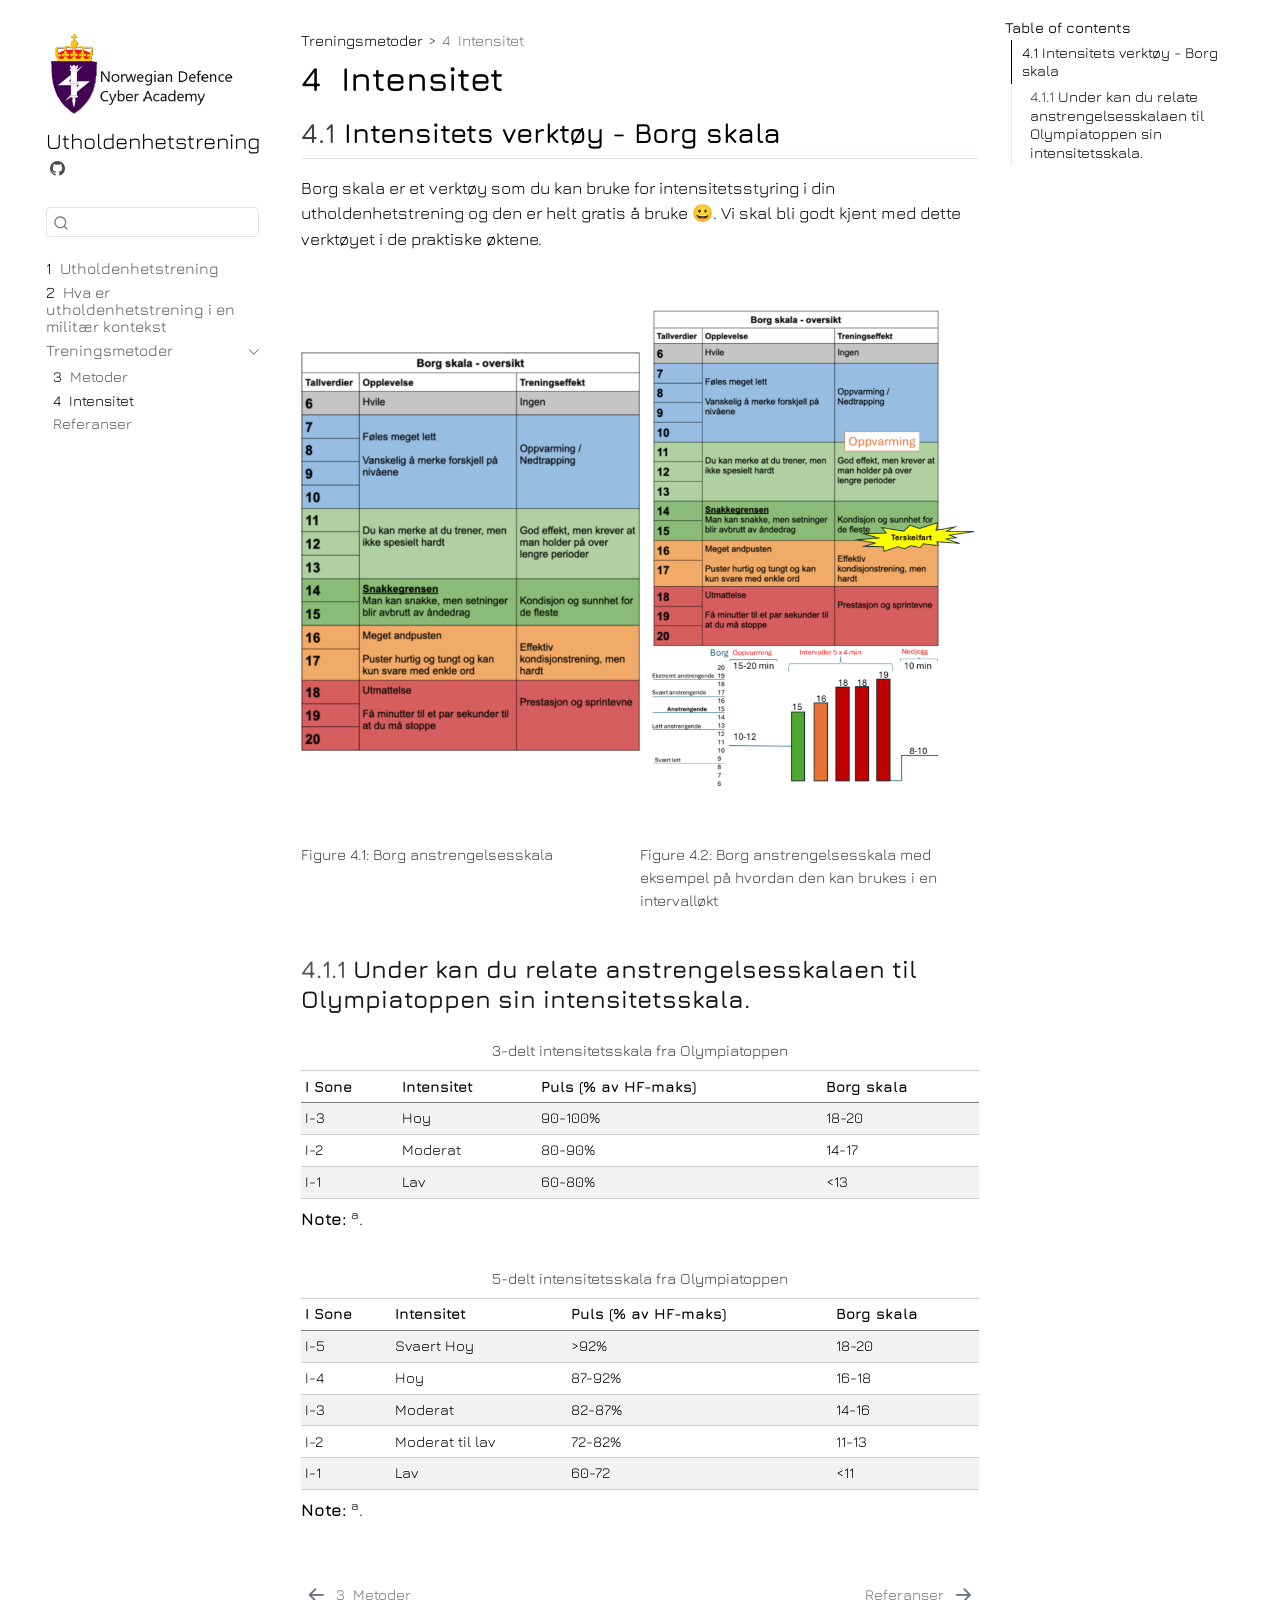
<file: 03-intensity.html>
<!DOCTYPE html>
<html xmlns="http://www.w3.org/1999/xhtml" lang="en" xml:lang="en"><head>

<meta charset="utf-8">
<meta name="generator" content="quarto-1.9.38">

<meta name="viewport" content="width=device-width, initial-scale=1.0, user-scalable=yes">


<title>4&nbsp; Intensitet – Utholdenhetstrening</title>
<style>
/* Default styles provided by pandoc.
** See https://pandoc.org/MANUAL.html#variables-for-html for config info.
*/
code{white-space: pre-wrap;}
span.smallcaps{font-variant: small-caps;}
div.columns{display: flex; gap: min(4vw, 1.5em);}
div.column{flex: auto; overflow-x: auto;}
div.hanging-indent{margin-left: 1.5em; text-indent: -1.5em;}
ul.task-list{list-style: none;}
ul.task-list li input[type="checkbox"] {
  width: 0.8em;
  margin: 0 0.8em 0.2em -1em; /* quarto-specific, see https://github.com/quarto-dev/quarto-cli/issues/4556 */ 
  vertical-align: middle;
}
</style>


<script src="site_libs/quarto-nav/quarto-nav.js"></script>
<script src="site_libs/quarto-nav/headroom.min.js"></script>
<script src="site_libs/clipboard/clipboard.min.js"></script>
<script src="site_libs/quarto-search/autocomplete.umd.js"></script>
<script src="site_libs/quarto-search/fuse.min.js"></script>
<script src="site_libs/quarto-search/quarto-search.js"></script>
<meta name="quarto:offset" content="./">
<link href="./99-referanser.html" rel="next">
<link href="./02-exe.html" rel="prev">
<script src="site_libs/quarto-html/quarto.js" type="module"></script>
<script src="site_libs/quarto-html/tabsets/tabsets.js" type="module"></script>
<script src="site_libs/quarto-html/popper.min.js"></script>
<script src="site_libs/quarto-html/tippy.umd.min.js"></script>
<script src="site_libs/quarto-html/anchor.min.js"></script>
<link href="site_libs/quarto-html/tippy.css" rel="stylesheet">
<link href="site_libs/quarto-html/quarto-syntax-highlighting-15634bcf2e68342d4ad2dfa704d543f6.css" rel="stylesheet" class="quarto-color-scheme" id="quarto-text-highlighting-styles">
<link href="site_libs/quarto-html/quarto-syntax-highlighting-dark-0a6b7249c26820e032cb0bd839ff02b1.css" rel="stylesheet" class="quarto-color-scheme quarto-color-alternate" id="quarto-text-highlighting-styles">
<link href="site_libs/quarto-html/quarto-syntax-highlighting-15634bcf2e68342d4ad2dfa704d543f6.css" rel="stylesheet" class="quarto-color-scheme-extra" id="quarto-text-highlighting-styles">
<script src="site_libs/bootstrap/bootstrap.min.js"></script>
<link href="site_libs/bootstrap/bootstrap-icons.css" rel="stylesheet">
<link href="site_libs/bootstrap/bootstrap-7be82edad8b600556f6597368a85e3d1.min.css" rel="stylesheet" append-hash="true" class="quarto-color-scheme" id="quarto-bootstrap" data-mode="light">
<link href="site_libs/bootstrap/bootstrap-dark-7be82edad8b600556f6597368a85e3d1.min.css" rel="stylesheet" append-hash="true" class="quarto-color-scheme quarto-color-alternate" id="quarto-bootstrap" data-mode="light">
<link href="site_libs/bootstrap/bootstrap-7be82edad8b600556f6597368a85e3d1.min.css" rel="stylesheet" append-hash="true" class="quarto-color-scheme-extra" id="quarto-bootstrap" data-mode="light">
<script id="quarto-search-options" type="application/json">{
  "location": "sidebar",
  "copy-button": false,
  "collapse-after": 3,
  "panel-placement": "start",
  "type": "textbox",
  "limit": 50,
  "keyboard-shortcut": [
    "f",
    "/",
    "s"
  ],
  "show-item-context": false,
  "language": {
    "search-no-results-text": "No results",
    "search-matching-documents-text": "matching documents",
    "search-copy-link-title": "Copy link to search",
    "search-hide-matches-text": "Hide additional matches",
    "search-more-match-text": "more match in this document",
    "search-more-matches-text": "more matches in this document",
    "search-clear-button-title": "Clear",
    "search-text-placeholder": "",
    "search-detached-cancel-button-title": "Cancel",
    "search-submit-button-title": "Submit",
    "search-label": "Search"
  }
}</script>


</head>

<body class="nav-sidebar floating quarto-light">

<div id="quarto-search-results"></div>
  <header id="quarto-header" class="headroom fixed-top">
  <nav class="quarto-secondary-nav">
    <div class="container-fluid d-flex">
      <button type="button" class="quarto-btn-toggle btn" data-bs-toggle="collapse" role="button" data-bs-target=".quarto-sidebar-collapse-item" aria-controls="quarto-sidebar" aria-expanded="false" aria-label="Toggle sidebar navigation" onclick="if (window.quartoToggleHeadroom) { window.quartoToggleHeadroom(); }">
        <i class="bi bi-layout-text-sidebar-reverse"></i>
      </button>
        <nav class="quarto-page-breadcrumbs" aria-label="breadcrumb"><ol class="breadcrumb"><li class="breadcrumb-item"><a href="./02-exe.html">Treningsmetoder</a></li><li class="breadcrumb-item"><a href="./03-intensity.html"><span class="chapter-number">4</span>&nbsp; <span class="chapter-title">Intensitet</span></a></li></ol></nav>
        <a class="flex-grow-1" role="navigation" data-bs-toggle="collapse" data-bs-target=".quarto-sidebar-collapse-item" aria-controls="quarto-sidebar" aria-expanded="false" aria-label="Toggle sidebar navigation" onclick="if (window.quartoToggleHeadroom) { window.quartoToggleHeadroom(); }">      
        </a>
      <button type="button" class="btn quarto-search-button" aria-label="Search" onclick="window.quartoOpenSearch();">
        <i class="bi bi-search"></i>
      </button>
    </div>
  </nav>
</header>
<!-- content -->
<div id="quarto-content" class="quarto-container page-columns page-rows-contents page-layout-article">
<!-- sidebar -->
  <nav id="quarto-sidebar" class="sidebar collapse collapse-horizontal quarto-sidebar-collapse-item sidebar-navigation floating overflow-auto">
    <div class="pt-lg-2 mt-2 text-left sidebar-header sidebar-header-stacked">
      <a href="./index.html" class="sidebar-logo-link">
      <img src="./resources\CISK.png" alt="" class="sidebar-logo light-content py-0 d-lg-inline d-none">
      <img src="./resources\CISK.png" alt="" class="sidebar-logo dark-content py-0 d-lg-inline d-none">
      </a>
    <div class="sidebar-title mb-0 py-0">
      <a href="./">Utholdenhetstrening</a> 
        <div class="sidebar-tools-main">
    <a href="https://github.com/sjurjo/mit-end" title="Source Code" class="quarto-navigation-tool px-1" aria-label="Source Code"><i class="bi bi-github"></i></a>
</div>
    </div>
      </div>
        <div class="mt-2 flex-shrink-0 align-items-center">
        <div class="sidebar-search">
        <div id="quarto-search" class="" title="Search"></div>
        </div>
        </div>
    <div class="sidebar-menu-container"> 
    <ul class="list-unstyled mt-1">
        <li class="sidebar-item">
  <div class="sidebar-item-container"> 
  <a href="./index.html" class="sidebar-item-text sidebar-link">
 <span class="menu-text"><span class="chapter-number">1</span>&nbsp; <span class="chapter-title">Utholdenhetstrening</span></span></a>
  </div>
</li>
        <li class="sidebar-item">
  <div class="sidebar-item-container"> 
  <a href="./01-intro.html" class="sidebar-item-text sidebar-link">
 <span class="menu-text"><span class="chapter-number">2</span>&nbsp; <span class="chapter-title">Hva er utholdenhetstrening i en militær kontekst</span></span></a>
  </div>
</li>
        <li class="sidebar-item sidebar-item-section">
      <div class="sidebar-item-container"> 
            <a class="sidebar-item-text sidebar-link text-start" data-bs-toggle="collapse" data-bs-target="#quarto-sidebar-section-1" role="navigation" aria-expanded="true">
 <span class="menu-text">Treningsmetoder</span></a>
          <a class="sidebar-item-toggle text-start" data-bs-toggle="collapse" data-bs-target="#quarto-sidebar-section-1" role="navigation" aria-expanded="true" aria-label="Toggle section">
            <i class="bi bi-chevron-right ms-2"></i>
          </a> 
      </div>
      <ul id="quarto-sidebar-section-1" class="collapse list-unstyled sidebar-section depth1 show">  
          <li class="sidebar-item">
  <div class="sidebar-item-container"> 
  <a href="./02-exe.html" class="sidebar-item-text sidebar-link">
 <span class="menu-text"><span class="chapter-number">3</span>&nbsp; <span class="chapter-title">Metoder</span></span></a>
  </div>
</li>
          <li class="sidebar-item">
  <div class="sidebar-item-container"> 
  <a href="./03-intensity.html" class="sidebar-item-text sidebar-link active">
 <span class="menu-text"><span class="chapter-number">4</span>&nbsp; <span class="chapter-title">Intensitet</span></span></a>
  </div>
</li>
          <li class="sidebar-item">
  <div class="sidebar-item-container"> 
  <a href="./99-referanser.html" class="sidebar-item-text sidebar-link">
 <span class="menu-text">Referanser</span></a>
  </div>
</li>
      </ul>
  </li>
    </ul>
    </div>
</nav>
<div id="quarto-sidebar-glass" class="quarto-sidebar-collapse-item" data-bs-toggle="collapse" data-bs-target=".quarto-sidebar-collapse-item"></div>
<!-- margin-sidebar -->
    <div id="quarto-margin-sidebar" class="sidebar margin-sidebar">
        <nav id="TOC" role="doc-toc" class="toc-active">
    <h2 id="toc-title">Table of contents</h2>
   
  <ul>
  <li><a href="#sec-int" id="toc-sec-int" class="nav-link active" data-scroll-target="#sec-int"><span class="header-section-number">4.1</span> Intensitets verktøy - Borg skala</a>
  <ul class="collapse">
  <li><a href="#under-kan-du-relate-anstrengelsesskalaen-til-olympiatoppen-sin-intensitetsskala." id="toc-under-kan-du-relate-anstrengelsesskalaen-til-olympiatoppen-sin-intensitetsskala." class="nav-link" data-scroll-target="#under-kan-du-relate-anstrengelsesskalaen-til-olympiatoppen-sin-intensitetsskala."><span class="header-section-number">4.1.1</span> Under kan du relate anstrengelsesskalaen til Olympiatoppen sin intensitetsskala.</a></li>
  </ul></li>
  </ul>
</nav>
    </div>
<!-- main -->
<main class="content" id="quarto-document-content">

<header id="title-block-header" class="quarto-title-block default"><nav class="quarto-page-breadcrumbs quarto-title-breadcrumbs d-none d-lg-block" aria-label="breadcrumb"><ol class="breadcrumb"><li class="breadcrumb-item"><a href="./02-exe.html">Treningsmetoder</a></li><li class="breadcrumb-item"><a href="./03-intensity.html"><span class="chapter-number">4</span>&nbsp; <span class="chapter-title">Intensitet</span></a></li></ol></nav>
<div class="quarto-title">
<h1 class="title"><span class="chapter-number">4</span>&nbsp; <span class="chapter-title">Intensitet</span></h1>
</div>



<div class="quarto-title-meta">

    
  
    
  </div>
  


</header>


<section id="sec-int" class="level2" data-number="4.1">
<h2 data-number="4.1" class="anchored" data-anchor-id="sec-int"><span class="header-section-number">4.1</span> Intensitets verktøy - Borg skala</h2>
<p>Borg skala er et verktøy som du kan bruke for intensitetsstyring i din utholdenhetstrening og den er helt gratis å bruke 😀. Vi skal bli godt kjent med dette verktøyet i de praktiske øktene.</p>
<div class="columns">
<div class="column" style="width:50%;">
<div class="cell">
<div class="cell-output-display">
<div id="fig-borg" class="quarto-float quarto-figure quarto-figure-center anchored">
<figure class="quarto-float quarto-float-fig figure">
<div aria-describedby="fig-borg-caption-0ceaefa1-69ba-4598-a22c-09a6ac19f8ca">
<img src="03-intensity_files/figure-html/fig-borg-1.png" class="img-fluid figure-img" width="1152">
</div>
<figcaption class="quarto-float-caption-bottom quarto-float-caption quarto-float-fig" id="fig-borg-caption-0ceaefa1-69ba-4598-a22c-09a6ac19f8ca">
Figure&nbsp;4.1: Borg anstrengelsesskala
</figcaption>
</figure>
</div>
</div>
</div>
</div><div class="column" style="width:50%;">
<div class="cell">
<div class="cell-output-display">
<div id="fig-borg1" class="quarto-float quarto-figure quarto-figure-center anchored">
<figure class="quarto-float quarto-float-fig figure">
<div aria-describedby="fig-borg1-caption-0ceaefa1-69ba-4598-a22c-09a6ac19f8ca">
<img src="03-intensity_files/figure-html/fig-borg1-1.png" class="img-fluid figure-img" width="1152">
</div>
<figcaption class="quarto-float-caption-bottom quarto-float-caption quarto-float-fig" id="fig-borg1-caption-0ceaefa1-69ba-4598-a22c-09a6ac19f8ca">
Figure&nbsp;4.2: Borg anstrengelsesskala med eksempel på hvordan den kan brukes i en intervalløkt
</figcaption>
</figure>
</div>
</div>
</div>
</div>
</div>
<section id="under-kan-du-relate-anstrengelsesskalaen-til-olympiatoppen-sin-intensitetsskala." class="level3" data-number="4.1.1">
<h3 data-number="4.1.1" class="anchored" data-anchor-id="under-kan-du-relate-anstrengelsesskalaen-til-olympiatoppen-sin-intensitetsskala."><span class="header-section-number">4.1.1</span> Under kan du relate anstrengelsesskalaen til Olympiatoppen sin intensitetsskala.</h3>
<div class="cell">
<div class="cell-output-display">
<table class="caption-top table table-sm table-striped small">
<caption>3-delt intensitetsskala fra Olympiatoppen</caption>
<thead>
<tr class="header">
<th style="text-align: left;">I Sone</th>
<th style="text-align: left;">Intensitet</th>
<th style="text-align: left;">Puls (% av HF-maks)</th>
<th style="text-align: left;">Borg skala</th>
</tr>
</thead>
<tbody>
<tr class="odd">
<td style="text-align: left;">I-3</td>
<td style="text-align: left;">Hoy</td>
<td style="text-align: left;">90-100%</td>
<td style="text-align: left;">18-20</td>
</tr>
<tr class="even">
<td style="text-align: left;">I-2</td>
<td style="text-align: left;">Moderat</td>
<td style="text-align: left;">80-90%</td>
<td style="text-align: left;">14-17</td>
</tr>
<tr class="odd">
<td style="text-align: left;">I-1</td>
<td style="text-align: left;">Lav</td>
<td style="text-align: left;">60-80%</td>
<td style="text-align: left;">&lt;13</td>
</tr>
</tbody>
</table>
<p><strong>Note:</strong> <sup>a</sup>.<br>
</p>
</div>
</div>
<div class="cell">
<div class="cell-output-display">
<table class="caption-top table table-sm table-striped small">
<caption>5-delt intensitetsskala fra Olympiatoppen</caption>
<thead>
<tr class="header">
<th style="text-align: left;">I Sone</th>
<th style="text-align: left;">Intensitet</th>
<th style="text-align: left;">Puls (% av HF-maks)</th>
<th style="text-align: left;">Borg skala</th>
</tr>
</thead>
<tbody>
<tr class="odd">
<td style="text-align: left;">I-5</td>
<td style="text-align: left;">Svaert Hoy</td>
<td style="text-align: left;">&gt;92%</td>
<td style="text-align: left;">18-20</td>
</tr>
<tr class="even">
<td style="text-align: left;">I-4</td>
<td style="text-align: left;">Hoy</td>
<td style="text-align: left;">87-92%</td>
<td style="text-align: left;">16-18</td>
</tr>
<tr class="odd">
<td style="text-align: left;">I-3</td>
<td style="text-align: left;">Moderat</td>
<td style="text-align: left;">82-87%</td>
<td style="text-align: left;">14-16</td>
</tr>
<tr class="even">
<td style="text-align: left;">I-2</td>
<td style="text-align: left;">Moderat til lav</td>
<td style="text-align: left;">72-82%</td>
<td style="text-align: left;">11-13</td>
</tr>
<tr class="odd">
<td style="text-align: left;">I-1</td>
<td style="text-align: left;">Lav</td>
<td style="text-align: left;">60-72</td>
<td style="text-align: left;">&lt;11</td>
</tr>
</tbody>
</table>
<p><strong>Note:</strong> <sup>a</sup>.<br>
</p>
</div>
</div>


</section>
</section>

</main> <!-- /main -->
<script id="quarto-html-after-body" type="application/javascript">
  window.document.addEventListener("DOMContentLoaded", function (event) {
    const icon = "";
    const anchorJS = new window.AnchorJS();
    anchorJS.options = {
      placement: 'right',
      icon: icon
    };
    anchorJS.add('.anchored');
    const isCodeAnnotation = (el) => {
      for (const clz of el.classList) {
        if (clz.startsWith('code-annotation-')) {                     
          return true;
        }
      }
      return false;
    }
    const onCopySuccess = function(e) {
      // button target
      const button = e.trigger;
      // don't keep focus
      button.blur();
      // flash "checked"
      button.classList.add('code-copy-button-checked');
      var currentTitle = button.getAttribute("title");
      button.setAttribute("title", "Copied!");
      let tooltip;
      if (window.bootstrap) {
        button.setAttribute("data-bs-toggle", "tooltip");
        button.setAttribute("data-bs-placement", "left");
        button.setAttribute("data-bs-title", "Copied!");
        tooltip = new bootstrap.Tooltip(button, 
          { trigger: "manual", 
            customClass: "code-copy-button-tooltip",
            offset: [0, -8]});
        tooltip.show();    
      }
      setTimeout(function() {
        if (tooltip) {
          tooltip.hide();
          button.removeAttribute("data-bs-title");
          button.removeAttribute("data-bs-toggle");
          button.removeAttribute("data-bs-placement");
        }
        button.setAttribute("title", currentTitle);
        button.classList.remove('code-copy-button-checked');
      }, 1000);
      // clear code selection
      e.clearSelection();
    }
    const getTextToCopy = function(trigger) {
      const outerScaffold = trigger.parentElement.cloneNode(true);
      const codeEl = outerScaffold.querySelector('code');
      for (const childEl of codeEl.children) {
        if (isCodeAnnotation(childEl)) {
          childEl.remove();
        }
      }
      return codeEl.innerText;
    }
    const clipboard = new window.ClipboardJS('.code-copy-button:not([data-in-quarto-modal])', {
      text: getTextToCopy
    });
    clipboard.on('success', onCopySuccess);
    if (window.document.getElementById('quarto-embedded-source-code-modal')) {
      const clipboardModal = new window.ClipboardJS('.code-copy-button[data-in-quarto-modal]', {
        text: getTextToCopy,
        container: window.document.getElementById('quarto-embedded-source-code-modal')
      });
      clipboardModal.on('success', onCopySuccess);
    }
      var localhostRegex = new RegExp(/^(?:http|https):\/\/localhost\:?[0-9]*\//);
      var mailtoRegex = new RegExp(/^mailto:/);
        var filterRegex = new RegExp('/' + window.location.host + '/');
      var isInternal = (href) => {
          return filterRegex.test(href) || localhostRegex.test(href) || mailtoRegex.test(href);
      }
      // Inspect non-navigation links and adorn them if external
     var links = window.document.querySelectorAll('a[href]:not(.nav-link):not(.navbar-brand):not(.toc-action):not(.sidebar-link):not(.sidebar-item-toggle):not(.pagination-link):not(.no-external):not([aria-hidden]):not(.dropdown-item):not(.quarto-navigation-tool):not(.about-link)');
      for (var i=0; i<links.length; i++) {
        const link = links[i];
        if (!isInternal(link.href)) {
          // undo the damage that might have been done by quarto-nav.js in the case of
          // links that we want to consider external
          if (link.dataset.originalHref !== undefined) {
            link.href = link.dataset.originalHref;
          }
        }
      }
    function tippyHover(el, contentFn, onTriggerFn, onUntriggerFn) {
      const config = {
        allowHTML: true,
        maxWidth: 500,
        delay: 100,
        arrow: false,
        appendTo: function(el) {
            return el.parentElement;
        },
        interactive: true,
        interactiveBorder: 10,
        theme: 'quarto',
        placement: 'bottom-start',
      };
      if (contentFn) {
        config.content = contentFn;
      }
      if (onTriggerFn) {
        config.onTrigger = onTriggerFn;
      }
      if (onUntriggerFn) {
        config.onUntrigger = onUntriggerFn;
      }
      window.tippy(el, config); 
    }
    const noterefs = window.document.querySelectorAll('a[role="doc-noteref"]');
    for (var i=0; i<noterefs.length; i++) {
      const ref = noterefs[i];
      tippyHover(ref, function() {
        // use id or data attribute instead here
        let href = ref.getAttribute('data-footnote-href') || ref.getAttribute('href');
        try { href = new URL(href).hash; } catch {}
        const id = href.replace(/^#\/?/, "");
        const note = window.document.getElementById(id);
        if (note) {
          return note.innerHTML;
        } else {
          return "";
        }
      });
    }
    const xrefs = window.document.querySelectorAll('a.quarto-xref');
    const processXRef = (id, note) => {
      // Strip column container classes
      const stripColumnClz = (el) => {
        el.classList.remove("page-full", "page-columns");
        if (el.children) {
          for (const child of el.children) {
            stripColumnClz(child);
          }
        }
      }
      stripColumnClz(note)
      if (id === null || id.startsWith('sec-')) {
        // Special case sections, only their first couple elements
        const container = document.createElement("div");
        if (note.children && note.children.length > 2) {
          container.appendChild(note.children[0].cloneNode(true));
          for (let i = 1; i < note.children.length; i++) {
            const child = note.children[i];
            if (child.tagName === "P" && child.innerText === "") {
              continue;
            } else {
              container.appendChild(child.cloneNode(true));
              break;
            }
          }
          if (window.Quarto?.typesetMath) {
            window.Quarto.typesetMath(container);
          }
          return container.innerHTML
        } else {
          if (window.Quarto?.typesetMath) {
            window.Quarto.typesetMath(note);
          }
          return note.innerHTML;
        }
      } else {
        // Remove any anchor links if they are present
        const anchorLink = note.querySelector('a.anchorjs-link');
        if (anchorLink) {
          anchorLink.remove();
        }
        if (window.Quarto?.typesetMath) {
          window.Quarto.typesetMath(note);
        }
        if (note.classList.contains("callout")) {
          return note.outerHTML;
        } else {
          return note.innerHTML;
        }
      }
    }
    for (var i=0; i<xrefs.length; i++) {
      const xref = xrefs[i];
      tippyHover(xref, undefined, function(instance) {
        instance.disable();
        let url = xref.getAttribute('href');
        let hash = undefined; 
        if (url.startsWith('#')) {
          hash = url;
        } else {
          try { hash = new URL(url).hash; } catch {}
        }
        if (hash) {
          const id = hash.replace(/^#\/?/, "");
          const note = window.document.getElementById(id);
          if (note !== null) {
            try {
              const html = processXRef(id, note.cloneNode(true));
              instance.setContent(html);
            } finally {
              instance.enable();
              instance.show();
            }
          } else {
            // See if we can fetch this
            fetch(url.split('#')[0])
            .then(res => res.text())
            .then(html => {
              const parser = new DOMParser();
              const htmlDoc = parser.parseFromString(html, "text/html");
              const note = htmlDoc.getElementById(id);
              if (note !== null) {
                const html = processXRef(id, note);
                instance.setContent(html);
              } 
            }).finally(() => {
              instance.enable();
              instance.show();
            });
          }
        } else {
          // See if we can fetch a full url (with no hash to target)
          // This is a special case and we should probably do some content thinning / targeting
          fetch(url)
          .then(res => res.text())
          .then(html => {
            const parser = new DOMParser();
            const htmlDoc = parser.parseFromString(html, "text/html");
            const note = htmlDoc.querySelector('main.content');
            if (note !== null) {
              // This should only happen for chapter cross references
              // (since there is no id in the URL)
              // remove the first header
              if (note.children.length > 0 && note.children[0].tagName === "HEADER") {
                note.children[0].remove();
              }
              const html = processXRef(null, note);
              instance.setContent(html);
            } 
          }).finally(() => {
            instance.enable();
            instance.show();
          });
        }
      }, function(instance) {
      });
    }
        let selectedAnnoteEl;
        const selectorForAnnotation = ( cell, annotation) => {
          let cellAttr = 'data-code-cell="' + cell + '"';
          let lineAttr = 'data-code-annotation="' +  annotation + '"';
          const selector = 'span[' + cellAttr + '][' + lineAttr + ']';
          return selector;
        }
        const selectCodeLines = (annoteEl) => {
          const doc = window.document;
          const targetCell = annoteEl.getAttribute("data-target-cell");
          const targetAnnotation = annoteEl.getAttribute("data-target-annotation");
          const annoteSpan = window.document.querySelector(selectorForAnnotation(targetCell, targetAnnotation));
          const lines = annoteSpan.getAttribute("data-code-lines").split(",");
          const lineIds = lines.map((line) => {
            return targetCell + "-" + line;
          })
          let top = null;
          let height = null;
          let parent = null;
          if (lineIds.length > 0) {
              //compute the position of the single el (top and bottom and make a div)
              const el = window.document.getElementById(lineIds[0]);
              top = el.offsetTop;
              height = el.offsetHeight;
              parent = el.parentElement.parentElement;
            if (lineIds.length > 1) {
              const lastEl = window.document.getElementById(lineIds[lineIds.length - 1]);
              const bottom = lastEl.offsetTop + lastEl.offsetHeight;
              height = bottom - top;
            }
            if (top !== null && height !== null && parent !== null) {
              // cook up a div (if necessary) and position it 
              let div = window.document.getElementById("code-annotation-line-highlight");
              if (div === null) {
                div = window.document.createElement("div");
                div.setAttribute("id", "code-annotation-line-highlight");
                div.style.position = 'absolute';
                parent.appendChild(div);
              }
              div.style.top = top - 2 + "px";
              div.style.height = height + 4 + "px";
              div.style.left = 0;
              let gutterDiv = window.document.getElementById("code-annotation-line-highlight-gutter");
              if (gutterDiv === null) {
                gutterDiv = window.document.createElement("div");
                gutterDiv.setAttribute("id", "code-annotation-line-highlight-gutter");
                gutterDiv.style.position = 'absolute';
                const codeCell = window.document.getElementById(targetCell);
                const gutter = codeCell.querySelector('.code-annotation-gutter');
                gutter.appendChild(gutterDiv);
              }
              gutterDiv.style.top = top - 2 + "px";
              gutterDiv.style.height = height + 4 + "px";
            }
            selectedAnnoteEl = annoteEl;
          }
        };
        const unselectCodeLines = () => {
          const elementsIds = ["code-annotation-line-highlight", "code-annotation-line-highlight-gutter"];
          elementsIds.forEach((elId) => {
            const div = window.document.getElementById(elId);
            if (div) {
              div.remove();
            }
          });
          selectedAnnoteEl = undefined;
        };
          // Handle positioning of the toggle
      window.addEventListener(
        "resize",
        throttle(() => {
          elRect = undefined;
          if (selectedAnnoteEl) {
            selectCodeLines(selectedAnnoteEl);
          }
        }, 10)
      );
      function throttle(fn, ms) {
      let throttle = false;
      let timer;
        return (...args) => {
          if(!throttle) { // first call gets through
              fn.apply(this, args);
              throttle = true;
          } else { // all the others get throttled
              if(timer) clearTimeout(timer); // cancel #2
              timer = setTimeout(() => {
                fn.apply(this, args);
                timer = throttle = false;
              }, ms);
          }
        };
      }
        // Attach click handler to the DT
        const annoteDls = window.document.querySelectorAll('dt[data-target-cell]');
        for (const annoteDlNode of annoteDls) {
          annoteDlNode.addEventListener('click', (event) => {
            const clickedEl = event.target;
            if (clickedEl !== selectedAnnoteEl) {
              unselectCodeLines();
              const activeEl = window.document.querySelector('dt[data-target-cell].code-annotation-active');
              if (activeEl) {
                activeEl.classList.remove('code-annotation-active');
              }
              selectCodeLines(clickedEl);
              clickedEl.classList.add('code-annotation-active');
            } else {
              // Unselect the line
              unselectCodeLines();
              clickedEl.classList.remove('code-annotation-active');
            }
          });
        }
    const findCites = (el) => {
      const parentEl = el.parentElement;
      if (parentEl) {
        const cites = parentEl.dataset.cites;
        if (cites) {
          return {
            el,
            cites: cites.split(' ')
          };
        } else {
          return findCites(el.parentElement)
        }
      } else {
        return undefined;
      }
    };
    var bibliorefs = window.document.querySelectorAll('a[role="doc-biblioref"]');
    for (var i=0; i<bibliorefs.length; i++) {
      const ref = bibliorefs[i];
      const citeInfo = findCites(ref);
      if (citeInfo) {
        tippyHover(citeInfo.el, function() {
          var popup = window.document.createElement('div');
          citeInfo.cites.forEach(function(cite) {
            var citeDiv = window.document.createElement('div');
            citeDiv.classList.add('hanging-indent');
            citeDiv.classList.add('csl-entry');
            var biblioDiv = window.document.getElementById('ref-' + cite);
            if (biblioDiv) {
              citeDiv.innerHTML = biblioDiv.innerHTML;
            }
            popup.appendChild(citeDiv);
          });
          return popup.innerHTML;
        });
      }
    }
  });
  </script>
<nav class="page-navigation">
  <div class="nav-page nav-page-previous">
      <a href="./02-exe.html" class="pagination-link" aria-label="Metoder">
        <i class="bi bi-arrow-left-short"></i> <span class="nav-page-text"><span class="chapter-number">3</span>&nbsp; <span class="chapter-title">Metoder</span></span>
      </a>          
  </div>
  <div class="nav-page nav-page-next">
      <a href="./99-referanser.html" class="pagination-link" aria-label="Referanser">
        <span class="nav-page-text">Referanser</span> <i class="bi bi-arrow-right-short"></i>
      </a>
  </div>
</nav>
</div> <!-- /content -->




</body></html>
</file>
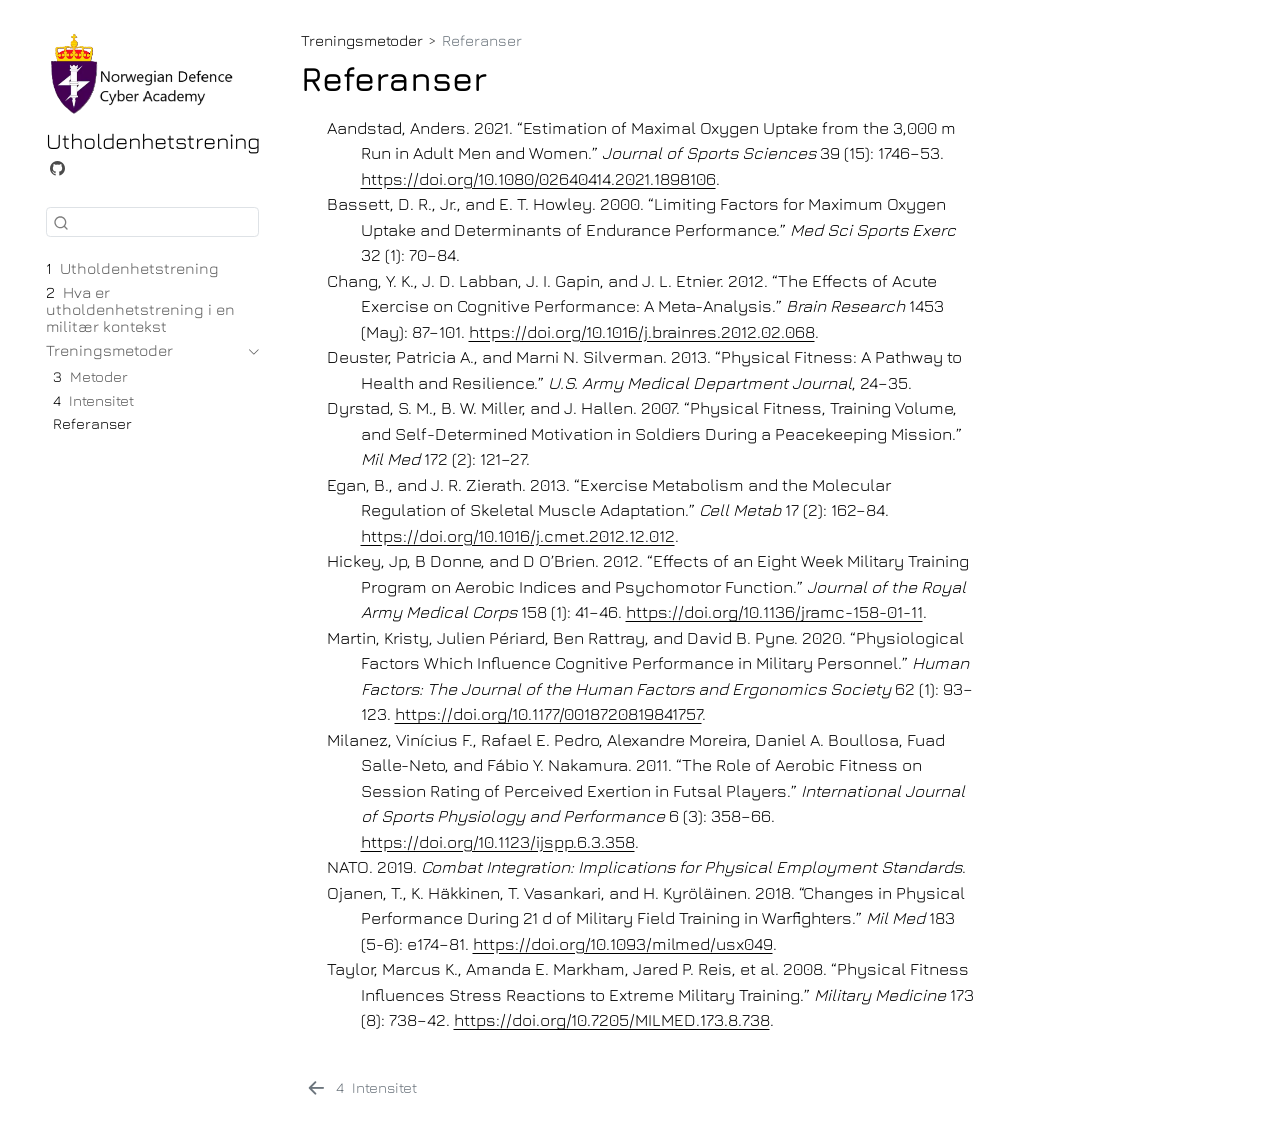
<file: 99-referanser.html>
<!DOCTYPE html>
<html xmlns="http://www.w3.org/1999/xhtml" lang="en" xml:lang="en"><head>

<meta charset="utf-8">
<meta name="generator" content="quarto-1.9.38">

<meta name="viewport" content="width=device-width, initial-scale=1.0, user-scalable=yes">


<title>Referanser – Utholdenhetstrening</title>
<style>
/* Default styles provided by pandoc.
** See https://pandoc.org/MANUAL.html#variables-for-html for config info.
*/
code{white-space: pre-wrap;}
span.smallcaps{font-variant: small-caps;}
div.columns{display: flex; gap: min(4vw, 1.5em);}
div.column{flex: auto; overflow-x: auto;}
div.hanging-indent{margin-left: 1.5em; text-indent: -1.5em;}
ul.task-list{list-style: none;}
ul.task-list li input[type="checkbox"] {
  width: 0.8em;
  margin: 0 0.8em 0.2em -1em; /* quarto-specific, see https://github.com/quarto-dev/quarto-cli/issues/4556 */ 
  vertical-align: middle;
}
/* CSS for citations */
div.csl-bib-body { }
div.csl-entry {
  clear: both;
}
.hanging-indent div.csl-entry {
  margin-left:2em;
  text-indent:-2em;
}
div.csl-left-margin {
  min-width:2em;
  float:left;
}
div.csl-right-inline {
  margin-left:2em;
  padding-left:1em;
}
div.csl-indent {
  margin-left: 2em;
}</style>


<script src="site_libs/quarto-nav/quarto-nav.js"></script>
<script src="site_libs/quarto-nav/headroom.min.js"></script>
<script src="site_libs/clipboard/clipboard.min.js"></script>
<script src="site_libs/quarto-search/autocomplete.umd.js"></script>
<script src="site_libs/quarto-search/fuse.min.js"></script>
<script src="site_libs/quarto-search/quarto-search.js"></script>
<meta name="quarto:offset" content="./">
<link href="./03-intensity.html" rel="prev">
<script src="site_libs/quarto-html/quarto.js" type="module"></script>
<script src="site_libs/quarto-html/tabsets/tabsets.js" type="module"></script>
<script src="site_libs/quarto-html/popper.min.js"></script>
<script src="site_libs/quarto-html/tippy.umd.min.js"></script>
<script src="site_libs/quarto-html/anchor.min.js"></script>
<link href="site_libs/quarto-html/tippy.css" rel="stylesheet">
<link href="site_libs/quarto-html/quarto-syntax-highlighting-15634bcf2e68342d4ad2dfa704d543f6.css" rel="stylesheet" class="quarto-color-scheme" id="quarto-text-highlighting-styles">
<link href="site_libs/quarto-html/quarto-syntax-highlighting-dark-0a6b7249c26820e032cb0bd839ff02b1.css" rel="stylesheet" class="quarto-color-scheme quarto-color-alternate" id="quarto-text-highlighting-styles">
<link href="site_libs/quarto-html/quarto-syntax-highlighting-15634bcf2e68342d4ad2dfa704d543f6.css" rel="stylesheet" class="quarto-color-scheme-extra" id="quarto-text-highlighting-styles">
<script src="site_libs/bootstrap/bootstrap.min.js"></script>
<link href="site_libs/bootstrap/bootstrap-icons.css" rel="stylesheet">
<link href="site_libs/bootstrap/bootstrap-7be82edad8b600556f6597368a85e3d1.min.css" rel="stylesheet" append-hash="true" class="quarto-color-scheme" id="quarto-bootstrap" data-mode="light">
<link href="site_libs/bootstrap/bootstrap-dark-7be82edad8b600556f6597368a85e3d1.min.css" rel="stylesheet" append-hash="true" class="quarto-color-scheme quarto-color-alternate" id="quarto-bootstrap" data-mode="light">
<link href="site_libs/bootstrap/bootstrap-7be82edad8b600556f6597368a85e3d1.min.css" rel="stylesheet" append-hash="true" class="quarto-color-scheme-extra" id="quarto-bootstrap" data-mode="light">
<script id="quarto-search-options" type="application/json">{
  "location": "sidebar",
  "copy-button": false,
  "collapse-after": 3,
  "panel-placement": "start",
  "type": "textbox",
  "limit": 50,
  "keyboard-shortcut": [
    "f",
    "/",
    "s"
  ],
  "show-item-context": false,
  "language": {
    "search-no-results-text": "No results",
    "search-matching-documents-text": "matching documents",
    "search-copy-link-title": "Copy link to search",
    "search-hide-matches-text": "Hide additional matches",
    "search-more-match-text": "more match in this document",
    "search-more-matches-text": "more matches in this document",
    "search-clear-button-title": "Clear",
    "search-text-placeholder": "",
    "search-detached-cancel-button-title": "Cancel",
    "search-submit-button-title": "Submit",
    "search-label": "Search"
  }
}</script>


</head>

<body class="nav-sidebar floating quarto-light">

<div id="quarto-search-results"></div>
  <header id="quarto-header" class="headroom fixed-top">
  <nav class="quarto-secondary-nav">
    <div class="container-fluid d-flex">
      <button type="button" class="quarto-btn-toggle btn" data-bs-toggle="collapse" role="button" data-bs-target=".quarto-sidebar-collapse-item" aria-controls="quarto-sidebar" aria-expanded="false" aria-label="Toggle sidebar navigation" onclick="if (window.quartoToggleHeadroom) { window.quartoToggleHeadroom(); }">
        <i class="bi bi-layout-text-sidebar-reverse"></i>
      </button>
        <nav class="quarto-page-breadcrumbs" aria-label="breadcrumb"><ol class="breadcrumb"><li class="breadcrumb-item"><a href="./02-exe.html">Treningsmetoder</a></li><li class="breadcrumb-item"><a href="./99-referanser.html">Referanser</a></li></ol></nav>
        <a class="flex-grow-1" role="navigation" data-bs-toggle="collapse" data-bs-target=".quarto-sidebar-collapse-item" aria-controls="quarto-sidebar" aria-expanded="false" aria-label="Toggle sidebar navigation" onclick="if (window.quartoToggleHeadroom) { window.quartoToggleHeadroom(); }">      
        </a>
      <button type="button" class="btn quarto-search-button" aria-label="Search" onclick="window.quartoOpenSearch();">
        <i class="bi bi-search"></i>
      </button>
    </div>
  </nav>
</header>
<!-- content -->
<div id="quarto-content" class="quarto-container page-columns page-rows-contents page-layout-article">
<!-- sidebar -->
  <nav id="quarto-sidebar" class="sidebar collapse collapse-horizontal quarto-sidebar-collapse-item sidebar-navigation floating overflow-auto">
    <div class="pt-lg-2 mt-2 text-left sidebar-header sidebar-header-stacked">
      <a href="./index.html" class="sidebar-logo-link">
      <img src="./resources\CISK.png" alt="" class="sidebar-logo light-content py-0 d-lg-inline d-none">
      <img src="./resources\CISK.png" alt="" class="sidebar-logo dark-content py-0 d-lg-inline d-none">
      </a>
    <div class="sidebar-title mb-0 py-0">
      <a href="./">Utholdenhetstrening</a> 
        <div class="sidebar-tools-main">
    <a href="https://github.com/sjurjo/mit-end" title="Source Code" class="quarto-navigation-tool px-1" aria-label="Source Code"><i class="bi bi-github"></i></a>
</div>
    </div>
      </div>
        <div class="mt-2 flex-shrink-0 align-items-center">
        <div class="sidebar-search">
        <div id="quarto-search" class="" title="Search"></div>
        </div>
        </div>
    <div class="sidebar-menu-container"> 
    <ul class="list-unstyled mt-1">
        <li class="sidebar-item">
  <div class="sidebar-item-container"> 
  <a href="./index.html" class="sidebar-item-text sidebar-link">
 <span class="menu-text"><span class="chapter-number">1</span>&nbsp; <span class="chapter-title">Utholdenhetstrening</span></span></a>
  </div>
</li>
        <li class="sidebar-item">
  <div class="sidebar-item-container"> 
  <a href="./01-intro.html" class="sidebar-item-text sidebar-link">
 <span class="menu-text"><span class="chapter-number">2</span>&nbsp; <span class="chapter-title">Hva er utholdenhetstrening i en militær kontekst</span></span></a>
  </div>
</li>
        <li class="sidebar-item sidebar-item-section">
      <div class="sidebar-item-container"> 
            <a class="sidebar-item-text sidebar-link text-start" data-bs-toggle="collapse" data-bs-target="#quarto-sidebar-section-1" role="navigation" aria-expanded="true">
 <span class="menu-text">Treningsmetoder</span></a>
          <a class="sidebar-item-toggle text-start" data-bs-toggle="collapse" data-bs-target="#quarto-sidebar-section-1" role="navigation" aria-expanded="true" aria-label="Toggle section">
            <i class="bi bi-chevron-right ms-2"></i>
          </a> 
      </div>
      <ul id="quarto-sidebar-section-1" class="collapse list-unstyled sidebar-section depth1 show">  
          <li class="sidebar-item">
  <div class="sidebar-item-container"> 
  <a href="./02-exe.html" class="sidebar-item-text sidebar-link">
 <span class="menu-text"><span class="chapter-number">3</span>&nbsp; <span class="chapter-title">Metoder</span></span></a>
  </div>
</li>
          <li class="sidebar-item">
  <div class="sidebar-item-container"> 
  <a href="./03-intensity.html" class="sidebar-item-text sidebar-link">
 <span class="menu-text"><span class="chapter-number">4</span>&nbsp; <span class="chapter-title">Intensitet</span></span></a>
  </div>
</li>
          <li class="sidebar-item">
  <div class="sidebar-item-container"> 
  <a href="./99-referanser.html" class="sidebar-item-text sidebar-link active">
 <span class="menu-text">Referanser</span></a>
  </div>
</li>
      </ul>
  </li>
    </ul>
    </div>
</nav>
<div id="quarto-sidebar-glass" class="quarto-sidebar-collapse-item" data-bs-toggle="collapse" data-bs-target=".quarto-sidebar-collapse-item"></div>
<!-- margin-sidebar -->
    <div id="quarto-margin-sidebar" class="sidebar margin-sidebar zindex-bottom">
        
    </div>
<!-- main -->
<main class="content" id="quarto-document-content">

<header id="title-block-header" class="quarto-title-block default"><nav class="quarto-page-breadcrumbs quarto-title-breadcrumbs d-none d-lg-block" aria-label="breadcrumb"><ol class="breadcrumb"><li class="breadcrumb-item"><a href="./02-exe.html">Treningsmetoder</a></li><li class="breadcrumb-item"><a href="./99-referanser.html">Referanser</a></li></ol></nav>
<div class="quarto-title">
<h1 class="title">Referanser</h1>
</div>



<div class="quarto-title-meta">

    
  
    
  </div>
  


</header>


<div id="refs" class="references csl-bib-body hanging-indent" role="list">
<div id="ref-aandstad_2021" class="csl-entry" role="listitem">
Aandstad, Anders. 2021. <span>“Estimation of Maximal Oxygen Uptake from
the 3,000 m Run in Adult Men and Women.”</span> <em>Journal of Sports
Sciences</em> 39 (15): 1746–53. <a href="https://doi.org/10.1080/02640414.2021.1898106">https://doi.org/10.1080/02640414.2021.1898106</a>.
</div>
<div id="ref-bassett_2000" class="csl-entry" role="listitem">
Bassett, D. R., Jr., and E. T. Howley. 2000. <span>“Limiting Factors for
Maximum Oxygen Uptake and Determinants of Endurance Performance.”</span>
<em>Med Sci Sports Exerc</em> 32 (1): 70–84.
</div>
<div id="ref-chang_2012" class="csl-entry" role="listitem">
Chang, Y. K., J. D. Labban, J. I. Gapin, and J. L. Etnier. 2012.
<span>“The Effects of Acute Exercise on Cognitive Performance:
<span>A</span> Meta-Analysis.”</span> <em>Brain Research</em> 1453
(May): 87–101. <a href="https://doi.org/10.1016/j.brainres.2012.02.068">https://doi.org/10.1016/j.brainres.2012.02.068</a>.
</div>
<div id="ref-deuster_2013" class="csl-entry" role="listitem">
Deuster, Patricia A., and Marni N. Silverman. 2013. <span>“Physical
Fitness: A Pathway to Health and Resilience.”</span> <em>U.S. Army
Medical Department Journal</em>, 24–35.
</div>
<div id="ref-dyrstad_2007" class="csl-entry" role="listitem">
Dyrstad, S. M., B. W. Miller, and J. Hallen. 2007. <span>“Physical
Fitness, Training Volume, and Self-Determined Motivation in Soldiers
During a Peacekeeping Mission.”</span> <em>Mil Med</em> 172 (2): 121–27.
</div>
<div id="ref-egan_2013" class="csl-entry" role="listitem">
Egan, B., and J. R. Zierath. 2013. <span>“Exercise Metabolism and the
Molecular Regulation of Skeletal Muscle Adaptation.”</span> <em>Cell
Metab</em> 17 (2): 162–84. <a href="https://doi.org/10.1016/j.cmet.2012.12.012">https://doi.org/10.1016/j.cmet.2012.12.012</a>.
</div>
<div id="ref-hickey_2012" class="csl-entry" role="listitem">
Hickey, Jp, B Donne, and D O’Brien. 2012. <span>“Effects of an
<span>Eight</span> <span>Week</span> <span>Military</span>
<span>Training</span> <span>Program</span> on <span>Aerobic</span>
<span>Indices</span> and <span>Psychomotor</span>
<span>Function</span>.”</span> <em>Journal of the Royal Army Medical
Corps</em> 158 (1): 41–46. <a href="https://doi.org/10.1136/jramc-158-01-11">https://doi.org/10.1136/jramc-158-01-11</a>.
</div>
<div id="ref-martin_2020" class="csl-entry" role="listitem">
Martin, Kristy, Julien Périard, Ben Rattray, and David B. Pyne. 2020.
<span>“Physiological <span>Factors</span> <span>Which</span>
<span>Influence</span> <span>Cognitive</span> <span>Performance</span>
in <span>Military</span> <span>Personnel</span>.”</span> <em>Human
Factors: The Journal of the Human Factors and Ergonomics Society</em> 62
(1): 93–123. <a href="https://doi.org/10.1177/0018720819841757">https://doi.org/10.1177/0018720819841757</a>.
</div>
<div id="ref-milanez_2011" class="csl-entry" role="listitem">
Milanez, Vinícius F., Rafael E. Pedro, Alexandre Moreira, Daniel A.
Boullosa, Fuad Salle-Neto, and Fábio Y. Nakamura. 2011. <span>“The
<span>Role</span> of <span>Aerobic</span> <span>Fitness</span> on
<span>Session</span> <span>Rating</span> of <span>Perceived</span>
<span>Exertion</span> in <span>Futsal</span>
<span>Players</span>.”</span> <em>International Journal of Sports
Physiology and Performance</em> 6 (3): 358–66. <a href="https://doi.org/10.1123/ijspp.6.3.358">https://doi.org/10.1123/ijspp.6.3.358</a>.
</div>
<div id="ref-nato_2019" class="csl-entry" role="listitem">
NATO. 2019. <em>Combat <span>Integration</span>:
<span>Implications</span> for <span>Physical</span>
<span>Employment</span> <span>Standards</span></em>.
</div>
<div id="ref-ojanen_2018" class="csl-entry" role="listitem">
Ojanen, T., K. Häkkinen, T. Vasankari, and H. Kyröläinen. 2018.
<span>“Changes in <span>Physical</span> <span>Performance</span>
<span>During</span> 21 d of <span>Military</span> <span>Field</span>
<span>Training</span> in <span>Warfighters</span>.”</span> <em>Mil
Med</em> 183 (5-6): e174–81. <a href="https://doi.org/10.1093/milmed/usx049">https://doi.org/10.1093/milmed/usx049</a>.
</div>
<div id="ref-taylor_2008" class="csl-entry" role="listitem">
Taylor, Marcus K., Amanda E. Markham, Jared P. Reis, et al. 2008.
<span>“Physical <span>Fitness</span> <span>Influences</span>
<span>Stress</span> <span>Reactions</span> to <span>Extreme</span>
<span>Military</span> <span>Training</span>.”</span> <em>Military
Medicine</em> 173 (8): 738–42. <a href="https://doi.org/10.7205/MILMED.173.8.738">https://doi.org/10.7205/MILMED.173.8.738</a>.
</div>
</div>



</main> <!-- /main -->
<script id="quarto-html-after-body" type="application/javascript">
  window.document.addEventListener("DOMContentLoaded", function (event) {
    const icon = "";
    const anchorJS = new window.AnchorJS();
    anchorJS.options = {
      placement: 'right',
      icon: icon
    };
    anchorJS.add('.anchored');
    const isCodeAnnotation = (el) => {
      for (const clz of el.classList) {
        if (clz.startsWith('code-annotation-')) {                     
          return true;
        }
      }
      return false;
    }
    const onCopySuccess = function(e) {
      // button target
      const button = e.trigger;
      // don't keep focus
      button.blur();
      // flash "checked"
      button.classList.add('code-copy-button-checked');
      var currentTitle = button.getAttribute("title");
      button.setAttribute("title", "Copied!");
      let tooltip;
      if (window.bootstrap) {
        button.setAttribute("data-bs-toggle", "tooltip");
        button.setAttribute("data-bs-placement", "left");
        button.setAttribute("data-bs-title", "Copied!");
        tooltip = new bootstrap.Tooltip(button, 
          { trigger: "manual", 
            customClass: "code-copy-button-tooltip",
            offset: [0, -8]});
        tooltip.show();    
      }
      setTimeout(function() {
        if (tooltip) {
          tooltip.hide();
          button.removeAttribute("data-bs-title");
          button.removeAttribute("data-bs-toggle");
          button.removeAttribute("data-bs-placement");
        }
        button.setAttribute("title", currentTitle);
        button.classList.remove('code-copy-button-checked');
      }, 1000);
      // clear code selection
      e.clearSelection();
    }
    const getTextToCopy = function(trigger) {
      const outerScaffold = trigger.parentElement.cloneNode(true);
      const codeEl = outerScaffold.querySelector('code');
      for (const childEl of codeEl.children) {
        if (isCodeAnnotation(childEl)) {
          childEl.remove();
        }
      }
      return codeEl.innerText;
    }
    const clipboard = new window.ClipboardJS('.code-copy-button:not([data-in-quarto-modal])', {
      text: getTextToCopy
    });
    clipboard.on('success', onCopySuccess);
    if (window.document.getElementById('quarto-embedded-source-code-modal')) {
      const clipboardModal = new window.ClipboardJS('.code-copy-button[data-in-quarto-modal]', {
        text: getTextToCopy,
        container: window.document.getElementById('quarto-embedded-source-code-modal')
      });
      clipboardModal.on('success', onCopySuccess);
    }
      var localhostRegex = new RegExp(/^(?:http|https):\/\/localhost\:?[0-9]*\//);
      var mailtoRegex = new RegExp(/^mailto:/);
        var filterRegex = new RegExp('/' + window.location.host + '/');
      var isInternal = (href) => {
          return filterRegex.test(href) || localhostRegex.test(href) || mailtoRegex.test(href);
      }
      // Inspect non-navigation links and adorn them if external
     var links = window.document.querySelectorAll('a[href]:not(.nav-link):not(.navbar-brand):not(.toc-action):not(.sidebar-link):not(.sidebar-item-toggle):not(.pagination-link):not(.no-external):not([aria-hidden]):not(.dropdown-item):not(.quarto-navigation-tool):not(.about-link)');
      for (var i=0; i<links.length; i++) {
        const link = links[i];
        if (!isInternal(link.href)) {
          // undo the damage that might have been done by quarto-nav.js in the case of
          // links that we want to consider external
          if (link.dataset.originalHref !== undefined) {
            link.href = link.dataset.originalHref;
          }
        }
      }
    function tippyHover(el, contentFn, onTriggerFn, onUntriggerFn) {
      const config = {
        allowHTML: true,
        maxWidth: 500,
        delay: 100,
        arrow: false,
        appendTo: function(el) {
            return el.parentElement;
        },
        interactive: true,
        interactiveBorder: 10,
        theme: 'quarto',
        placement: 'bottom-start',
      };
      if (contentFn) {
        config.content = contentFn;
      }
      if (onTriggerFn) {
        config.onTrigger = onTriggerFn;
      }
      if (onUntriggerFn) {
        config.onUntrigger = onUntriggerFn;
      }
      window.tippy(el, config); 
    }
    const noterefs = window.document.querySelectorAll('a[role="doc-noteref"]');
    for (var i=0; i<noterefs.length; i++) {
      const ref = noterefs[i];
      tippyHover(ref, function() {
        // use id or data attribute instead here
        let href = ref.getAttribute('data-footnote-href') || ref.getAttribute('href');
        try { href = new URL(href).hash; } catch {}
        const id = href.replace(/^#\/?/, "");
        const note = window.document.getElementById(id);
        if (note) {
          return note.innerHTML;
        } else {
          return "";
        }
      });
    }
    const xrefs = window.document.querySelectorAll('a.quarto-xref');
    const processXRef = (id, note) => {
      // Strip column container classes
      const stripColumnClz = (el) => {
        el.classList.remove("page-full", "page-columns");
        if (el.children) {
          for (const child of el.children) {
            stripColumnClz(child);
          }
        }
      }
      stripColumnClz(note)
      if (id === null || id.startsWith('sec-')) {
        // Special case sections, only their first couple elements
        const container = document.createElement("div");
        if (note.children && note.children.length > 2) {
          container.appendChild(note.children[0].cloneNode(true));
          for (let i = 1; i < note.children.length; i++) {
            const child = note.children[i];
            if (child.tagName === "P" && child.innerText === "") {
              continue;
            } else {
              container.appendChild(child.cloneNode(true));
              break;
            }
          }
          if (window.Quarto?.typesetMath) {
            window.Quarto.typesetMath(container);
          }
          return container.innerHTML
        } else {
          if (window.Quarto?.typesetMath) {
            window.Quarto.typesetMath(note);
          }
          return note.innerHTML;
        }
      } else {
        // Remove any anchor links if they are present
        const anchorLink = note.querySelector('a.anchorjs-link');
        if (anchorLink) {
          anchorLink.remove();
        }
        if (window.Quarto?.typesetMath) {
          window.Quarto.typesetMath(note);
        }
        if (note.classList.contains("callout")) {
          return note.outerHTML;
        } else {
          return note.innerHTML;
        }
      }
    }
    for (var i=0; i<xrefs.length; i++) {
      const xref = xrefs[i];
      tippyHover(xref, undefined, function(instance) {
        instance.disable();
        let url = xref.getAttribute('href');
        let hash = undefined; 
        if (url.startsWith('#')) {
          hash = url;
        } else {
          try { hash = new URL(url).hash; } catch {}
        }
        if (hash) {
          const id = hash.replace(/^#\/?/, "");
          const note = window.document.getElementById(id);
          if (note !== null) {
            try {
              const html = processXRef(id, note.cloneNode(true));
              instance.setContent(html);
            } finally {
              instance.enable();
              instance.show();
            }
          } else {
            // See if we can fetch this
            fetch(url.split('#')[0])
            .then(res => res.text())
            .then(html => {
              const parser = new DOMParser();
              const htmlDoc = parser.parseFromString(html, "text/html");
              const note = htmlDoc.getElementById(id);
              if (note !== null) {
                const html = processXRef(id, note);
                instance.setContent(html);
              } 
            }).finally(() => {
              instance.enable();
              instance.show();
            });
          }
        } else {
          // See if we can fetch a full url (with no hash to target)
          // This is a special case and we should probably do some content thinning / targeting
          fetch(url)
          .then(res => res.text())
          .then(html => {
            const parser = new DOMParser();
            const htmlDoc = parser.parseFromString(html, "text/html");
            const note = htmlDoc.querySelector('main.content');
            if (note !== null) {
              // This should only happen for chapter cross references
              // (since there is no id in the URL)
              // remove the first header
              if (note.children.length > 0 && note.children[0].tagName === "HEADER") {
                note.children[0].remove();
              }
              const html = processXRef(null, note);
              instance.setContent(html);
            } 
          }).finally(() => {
            instance.enable();
            instance.show();
          });
        }
      }, function(instance) {
      });
    }
        let selectedAnnoteEl;
        const selectorForAnnotation = ( cell, annotation) => {
          let cellAttr = 'data-code-cell="' + cell + '"';
          let lineAttr = 'data-code-annotation="' +  annotation + '"';
          const selector = 'span[' + cellAttr + '][' + lineAttr + ']';
          return selector;
        }
        const selectCodeLines = (annoteEl) => {
          const doc = window.document;
          const targetCell = annoteEl.getAttribute("data-target-cell");
          const targetAnnotation = annoteEl.getAttribute("data-target-annotation");
          const annoteSpan = window.document.querySelector(selectorForAnnotation(targetCell, targetAnnotation));
          const lines = annoteSpan.getAttribute("data-code-lines").split(",");
          const lineIds = lines.map((line) => {
            return targetCell + "-" + line;
          })
          let top = null;
          let height = null;
          let parent = null;
          if (lineIds.length > 0) {
              //compute the position of the single el (top and bottom and make a div)
              const el = window.document.getElementById(lineIds[0]);
              top = el.offsetTop;
              height = el.offsetHeight;
              parent = el.parentElement.parentElement;
            if (lineIds.length > 1) {
              const lastEl = window.document.getElementById(lineIds[lineIds.length - 1]);
              const bottom = lastEl.offsetTop + lastEl.offsetHeight;
              height = bottom - top;
            }
            if (top !== null && height !== null && parent !== null) {
              // cook up a div (if necessary) and position it 
              let div = window.document.getElementById("code-annotation-line-highlight");
              if (div === null) {
                div = window.document.createElement("div");
                div.setAttribute("id", "code-annotation-line-highlight");
                div.style.position = 'absolute';
                parent.appendChild(div);
              }
              div.style.top = top - 2 + "px";
              div.style.height = height + 4 + "px";
              div.style.left = 0;
              let gutterDiv = window.document.getElementById("code-annotation-line-highlight-gutter");
              if (gutterDiv === null) {
                gutterDiv = window.document.createElement("div");
                gutterDiv.setAttribute("id", "code-annotation-line-highlight-gutter");
                gutterDiv.style.position = 'absolute';
                const codeCell = window.document.getElementById(targetCell);
                const gutter = codeCell.querySelector('.code-annotation-gutter');
                gutter.appendChild(gutterDiv);
              }
              gutterDiv.style.top = top - 2 + "px";
              gutterDiv.style.height = height + 4 + "px";
            }
            selectedAnnoteEl = annoteEl;
          }
        };
        const unselectCodeLines = () => {
          const elementsIds = ["code-annotation-line-highlight", "code-annotation-line-highlight-gutter"];
          elementsIds.forEach((elId) => {
            const div = window.document.getElementById(elId);
            if (div) {
              div.remove();
            }
          });
          selectedAnnoteEl = undefined;
        };
          // Handle positioning of the toggle
      window.addEventListener(
        "resize",
        throttle(() => {
          elRect = undefined;
          if (selectedAnnoteEl) {
            selectCodeLines(selectedAnnoteEl);
          }
        }, 10)
      );
      function throttle(fn, ms) {
      let throttle = false;
      let timer;
        return (...args) => {
          if(!throttle) { // first call gets through
              fn.apply(this, args);
              throttle = true;
          } else { // all the others get throttled
              if(timer) clearTimeout(timer); // cancel #2
              timer = setTimeout(() => {
                fn.apply(this, args);
                timer = throttle = false;
              }, ms);
          }
        };
      }
        // Attach click handler to the DT
        const annoteDls = window.document.querySelectorAll('dt[data-target-cell]');
        for (const annoteDlNode of annoteDls) {
          annoteDlNode.addEventListener('click', (event) => {
            const clickedEl = event.target;
            if (clickedEl !== selectedAnnoteEl) {
              unselectCodeLines();
              const activeEl = window.document.querySelector('dt[data-target-cell].code-annotation-active');
              if (activeEl) {
                activeEl.classList.remove('code-annotation-active');
              }
              selectCodeLines(clickedEl);
              clickedEl.classList.add('code-annotation-active');
            } else {
              // Unselect the line
              unselectCodeLines();
              clickedEl.classList.remove('code-annotation-active');
            }
          });
        }
    const findCites = (el) => {
      const parentEl = el.parentElement;
      if (parentEl) {
        const cites = parentEl.dataset.cites;
        if (cites) {
          return {
            el,
            cites: cites.split(' ')
          };
        } else {
          return findCites(el.parentElement)
        }
      } else {
        return undefined;
      }
    };
    var bibliorefs = window.document.querySelectorAll('a[role="doc-biblioref"]');
    for (var i=0; i<bibliorefs.length; i++) {
      const ref = bibliorefs[i];
      const citeInfo = findCites(ref);
      if (citeInfo) {
        tippyHover(citeInfo.el, function() {
          var popup = window.document.createElement('div');
          citeInfo.cites.forEach(function(cite) {
            var citeDiv = window.document.createElement('div');
            citeDiv.classList.add('hanging-indent');
            citeDiv.classList.add('csl-entry');
            var biblioDiv = window.document.getElementById('ref-' + cite);
            if (biblioDiv) {
              citeDiv.innerHTML = biblioDiv.innerHTML;
            }
            popup.appendChild(citeDiv);
          });
          return popup.innerHTML;
        });
      }
    }
  });
  </script>
<nav class="page-navigation">
  <div class="nav-page nav-page-previous">
      <a href="./03-intensity.html" class="pagination-link" aria-label="Intensitet">
        <i class="bi bi-arrow-left-short"></i> <span class="nav-page-text"><span class="chapter-number">4</span>&nbsp; <span class="chapter-title">Intensitet</span></span>
      </a>          
  </div>
  <div class="nav-page nav-page-next">
  </div>
</nav>
</div> <!-- /content -->




</body></html>
</file>
<file: site_libs/quarto-html/tippy.css>
.tippy-box[data-animation=fade][data-state=hidden]{opacity:0}[data-tippy-root]{max-width:calc(100vw - 10px)}.tippy-box{position:relative;background-color:#333;color:#fff;border-radius:4px;font-size:14px;line-height:1.4;white-space:normal;outline:0;transition-property:transform,visibility,opacity}.tippy-box[data-placement^=top]>.tippy-arrow{bottom:0}.tippy-box[data-placement^=top]>.tippy-arrow:before{bottom:-7px;left:0;border-width:8px 8px 0;border-top-color:initial;transform-origin:center top}.tippy-box[data-placement^=bottom]>.tippy-arrow{top:0}.tippy-box[data-placement^=bottom]>.tippy-arrow:before{top:-7px;left:0;border-width:0 8px 8px;border-bottom-color:initial;transform-origin:center bottom}.tippy-box[data-placement^=left]>.tippy-arrow{right:0}.tippy-box[data-placement^=left]>.tippy-arrow:before{border-width:8px 0 8px 8px;border-left-color:initial;right:-7px;transform-origin:center left}.tippy-box[data-placement^=right]>.tippy-arrow{left:0}.tippy-box[data-placement^=right]>.tippy-arrow:before{left:-7px;border-width:8px 8px 8px 0;border-right-color:initial;transform-origin:center right}.tippy-box[data-inertia][data-state=visible]{transition-timing-function:cubic-bezier(.54,1.5,.38,1.11)}.tippy-arrow{width:16px;height:16px;color:#333}.tippy-arrow:before{content:"";position:absolute;border-color:transparent;border-style:solid}.tippy-content{position:relative;padding:5px 9px;z-index:1}
</file>
<file: site_libs/quarto-html/quarto-syntax-highlighting-15634bcf2e68342d4ad2dfa704d543f6.css>
/* quarto syntax highlight colors */
:root {
  --quarto-hl-ot-color: #003B4F;
  --quarto-hl-at-color: #657422;
  --quarto-hl-ss-color: #20794D;
  --quarto-hl-an-color: #5E5E5E;
  --quarto-hl-fu-color: #4758AB;
  --quarto-hl-st-color: #20794D;
  --quarto-hl-cf-color: #003B4F;
  --quarto-hl-op-color: #5E5E5E;
  --quarto-hl-er-color: #AD0000;
  --quarto-hl-bn-color: #AD0000;
  --quarto-hl-al-color: #AD0000;
  --quarto-hl-va-color: #111111;
  --quarto-hl-bu-color: inherit;
  --quarto-hl-ex-color: inherit;
  --quarto-hl-pp-color: #AD0000;
  --quarto-hl-in-color: #5E5E5E;
  --quarto-hl-vs-color: #20794D;
  --quarto-hl-wa-color: #5E5E5E;
  --quarto-hl-do-color: #5E5E5E;
  --quarto-hl-im-color: #00769E;
  --quarto-hl-ch-color: #20794D;
  --quarto-hl-dt-color: #AD0000;
  --quarto-hl-fl-color: #AD0000;
  --quarto-hl-co-color: #5E5E5E;
  --quarto-hl-cv-color: #5E5E5E;
  --quarto-hl-cn-color: #8f5902;
  --quarto-hl-sc-color: #5E5E5E;
  --quarto-hl-dv-color: #AD0000;
  --quarto-hl-kw-color: #003B4F;
}

/* other quarto variables */
:root {
  --quarto-font-monospace: SFMono-Regular, Menlo, Monaco, Consolas, "Liberation Mono", "Courier New", monospace;
}

/* syntax highlight based on Pandoc's rules */
pre > code.sourceCode > span {
  color: #003B4F;
}

code.sourceCode > span {
  color: #003B4F;
}

div.sourceCode,
div.sourceCode pre.sourceCode {
  color: #003B4F;
}

/* Normal */
code span {
  color: #003B4F;
}

/* Alert */
code span.al {
  color: #AD0000;
  font-style: inherit;
}

/* Annotation */
code span.an {
  color: #5E5E5E;
  font-style: inherit;
}

/* Attribute */
code span.at {
  color: #657422;
  font-style: inherit;
}

/* BaseN */
code span.bn {
  color: #AD0000;
  font-style: inherit;
}

/* BuiltIn */
code span.bu {
  font-style: inherit;
}

/* ControlFlow */
code span.cf {
  color: #003B4F;
  font-weight: bold;
  font-style: inherit;
}

/* Char */
code span.ch {
  color: #20794D;
  font-style: inherit;
}

/* Constant */
code span.cn {
  color: #8f5902;
  font-style: inherit;
}

/* Comment */
code span.co {
  color: #5E5E5E;
  font-style: inherit;
}

/* CommentVar */
code span.cv {
  color: #5E5E5E;
  font-style: italic;
}

/* Documentation */
code span.do {
  color: #5E5E5E;
  font-style: italic;
}

/* DataType */
code span.dt {
  color: #AD0000;
  font-style: inherit;
}

/* DecVal */
code span.dv {
  color: #AD0000;
  font-style: inherit;
}

/* Error */
code span.er {
  color: #AD0000;
  font-style: inherit;
}

/* Extension */
code span.ex {
  font-style: inherit;
}

/* Float */
code span.fl {
  color: #AD0000;
  font-style: inherit;
}

/* Function */
code span.fu {
  color: #4758AB;
  font-style: inherit;
}

/* Import */
code span.im {
  color: #00769E;
  font-style: inherit;
}

/* Information */
code span.in {
  color: #5E5E5E;
  font-style: inherit;
}

/* Keyword */
code span.kw {
  color: #003B4F;
  font-weight: bold;
  font-style: inherit;
}

/* Operator */
code span.op {
  color: #5E5E5E;
  font-style: inherit;
}

/* Other */
code span.ot {
  color: #003B4F;
  font-style: inherit;
}

/* Preprocessor */
code span.pp {
  color: #AD0000;
  font-style: inherit;
}

/* SpecialChar */
code span.sc {
  color: #5E5E5E;
  font-style: inherit;
}

/* SpecialString */
code span.ss {
  color: #20794D;
  font-style: inherit;
}

/* String */
code span.st {
  color: #20794D;
  font-style: inherit;
}

/* Variable */
code span.va {
  color: #111111;
  font-style: inherit;
}

/* VerbatimString */
code span.vs {
  color: #20794D;
  font-style: inherit;
}

/* Warning */
code span.wa {
  color: #5E5E5E;
  font-style: italic;
}

.prevent-inlining {
  content: "</";
}

/*# sourceMappingURL=f23921c56f73e400b49028c9186a1aa0.css.map */
</file>
<file: site_libs/quarto-html/quarto-syntax-highlighting-dark-0a6b7249c26820e032cb0bd839ff02b1.css>
/* quarto syntax highlight colors */
:root {
  --quarto-hl-al-color: #f07178;
  --quarto-hl-an-color: #d4d0ab;
  --quarto-hl-at-color: #00e0e0;
  --quarto-hl-bn-color: #d4d0ab;
  --quarto-hl-bu-color: #abe338;
  --quarto-hl-ch-color: #abe338;
  --quarto-hl-co-color: #f8f8f2;
  --quarto-hl-cv-color: #ffd700;
  --quarto-hl-cn-color: #ffd700;
  --quarto-hl-cf-color: #ffa07a;
  --quarto-hl-dt-color: #ffa07a;
  --quarto-hl-dv-color: #d4d0ab;
  --quarto-hl-do-color: #f8f8f2;
  --quarto-hl-er-color: #f07178;
  --quarto-hl-ex-color: #00e0e0;
  --quarto-hl-fl-color: #d4d0ab;
  --quarto-hl-fu-color: #ffa07a;
  --quarto-hl-im-color: #abe338;
  --quarto-hl-in-color: #d4d0ab;
  --quarto-hl-kw-color: #ffa07a;
  --quarto-hl-op-color: #ffa07a;
  --quarto-hl-ot-color: #00e0e0;
  --quarto-hl-pp-color: #dcc6e0;
  --quarto-hl-re-color: #00e0e0;
  --quarto-hl-sc-color: #abe338;
  --quarto-hl-ss-color: #abe338;
  --quarto-hl-st-color: #abe338;
  --quarto-hl-va-color: #00e0e0;
  --quarto-hl-vs-color: #abe338;
  --quarto-hl-wa-color: #dcc6e0;
}

/* other quarto variables */
:root {
  --quarto-font-monospace: SFMono-Regular, Menlo, Monaco, Consolas, "Liberation Mono", "Courier New", monospace;
}

/* syntax highlight based on Pandoc's rules */
pre > code.sourceCode > span {
  color: #f8f8f2;
}

code.sourceCode > span {
  color: #f8f8f2;
}

div.sourceCode,
div.sourceCode pre.sourceCode {
  color: #f8f8f2;
}

/* Normal */
code span {
  color: #f8f8f2;
}

/* Alert */
code span.al {
  color: #f07178;
}

/* Annotation */
code span.an {
  color: #d4d0ab;
}

/* Attribute */
code span.at {
  color: #00e0e0;
}

/* BaseN */
code span.bn {
  color: #d4d0ab;
}

/* BuiltIn */
code span.bu {
  color: #abe338;
}

/* ControlFlow */
code span.cf {
  font-weight: bold;
  color: #ffa07a;
}

/* Char */
code span.ch {
  color: #abe338;
}

/* Constant */
code span.cn {
  color: #ffd700;
}

/* Comment */
code span.co {
  font-style: italic;
  color: #f8f8f2;
}

/* CommentVar */
code span.cv {
  color: #ffd700;
}

/* Documentation */
code span.do {
  color: #f8f8f2;
}

/* DataType */
code span.dt {
  color: #ffa07a;
}

/* DecVal */
code span.dv {
  color: #d4d0ab;
}

/* Error */
code span.er {
  color: #f07178;
  text-decoration: underline;
}

/* Extension */
code span.ex {
  font-weight: bold;
  color: #00e0e0;
}

/* Float */
code span.fl {
  color: #d4d0ab;
}

/* Function */
code span.fu {
  color: #ffa07a;
}

/* Import */
code span.im {
  color: #abe338;
}

/* Information */
code span.in {
  color: #d4d0ab;
}

/* Keyword */
code span.kw {
  font-weight: bold;
  color: #ffa07a;
}

/* Operator */
code span.op {
  color: #ffa07a;
}

/* Other */
code span.ot {
  color: #00e0e0;
}

/* Preprocessor */
code span.pp {
  color: #dcc6e0;
}

/* RegionMarker */
code span.re {
  background-color: #f8f8f2;
  color: #00e0e0;
}

/* SpecialChar */
code span.sc {
  color: #abe338;
}

/* SpecialString */
code span.ss {
  color: #abe338;
}

/* String */
code span.st {
  color: #abe338;
}

/* Variable */
code span.va {
  color: #00e0e0;
}

/* VerbatimString */
code span.vs {
  color: #abe338;
}

/* Warning */
code span.wa {
  color: #dcc6e0;
}

.prevent-inlining {
  content: "</";
}

/*# sourceMappingURL=175367c052bafc98bd680af3479823f0.css.map */
</file>
